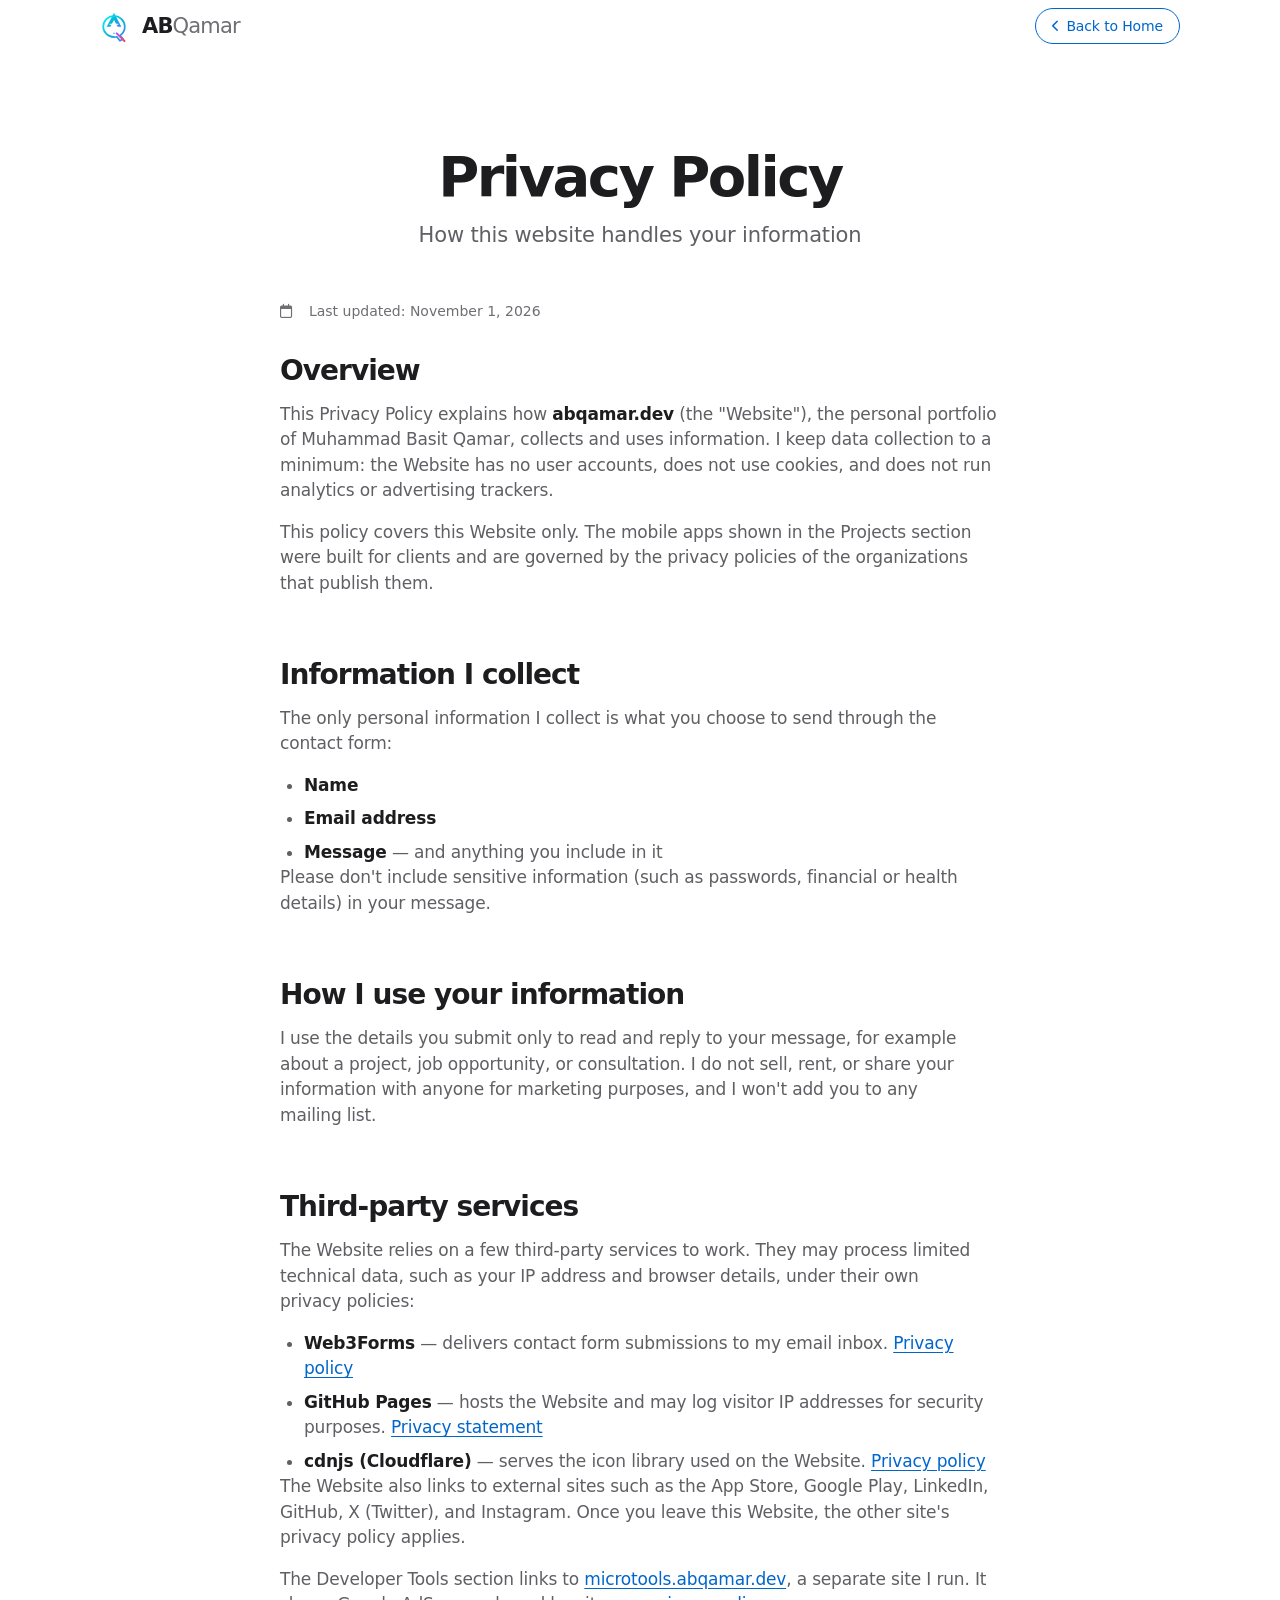
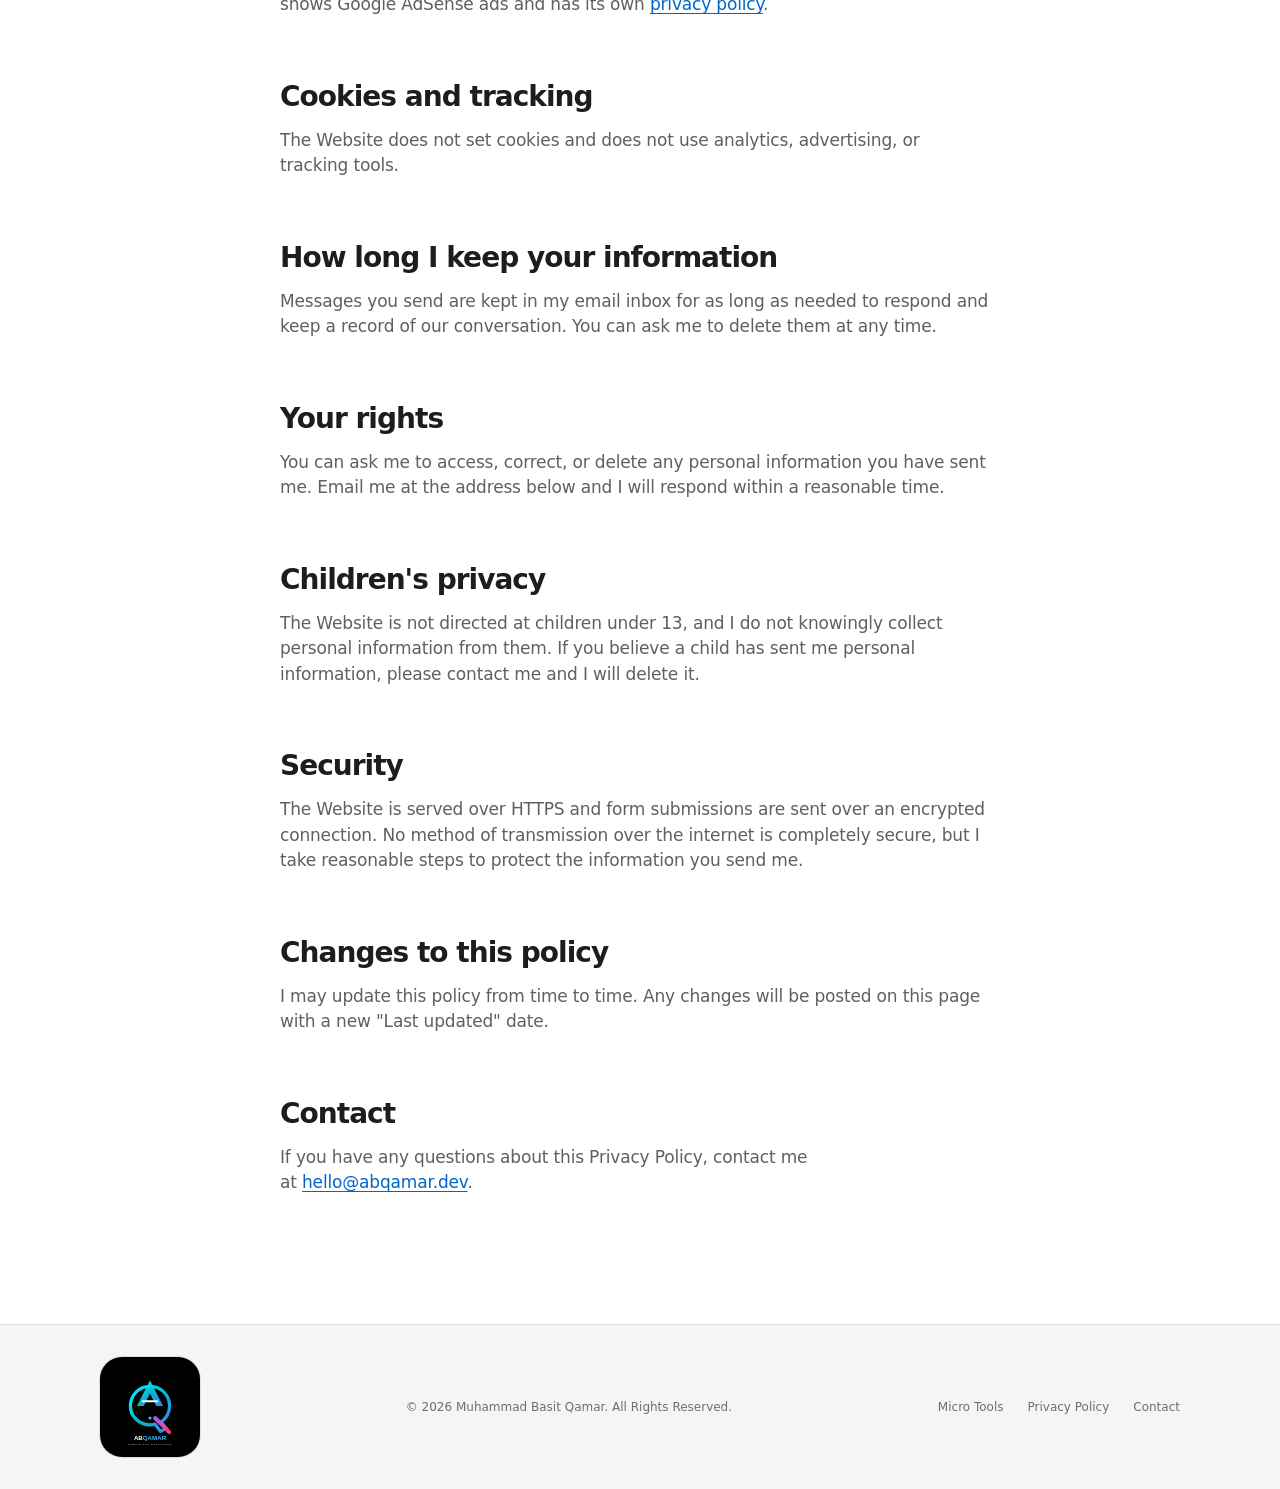
<file: privacy.html>
<!DOCTYPE html>
<html lang="en">
<head>
  <meta charset="UTF-8">
  <meta name="viewport" content="width=device-width, initial-scale=1.0">
  <title>Privacy Policy | Muhammad Basit Qamar</title>
  <meta name="description" content="Privacy Policy for abqamar.dev — what information this website collects and how it is used.">
  <meta name="author" content="Muhammad Basit Qamar">
  <meta name="theme-color" content="#ffffff" media="(prefers-color-scheme: light)">
  <meta name="theme-color" content="#000000" media="(prefers-color-scheme: dark)">
  <link rel="canonical" href="https://abqamar.dev/privacy.html">

  <meta property="og:type" content="website">
  <meta property="og:site_name" content="ABQamar">
  <meta property="og:url" content="https://abqamar.dev/privacy.html">
  <meta property="og:title" content="Privacy Policy | Muhammad Basit Qamar">
  <meta property="og:description" content="What information abqamar.dev collects and how it is used.">
  <meta property="og:image" content="https://abqamar.dev/assets/images/og-image.jpg">
  <meta property="og:image:width" content="1200">
  <meta property="og:image:height" content="630">
  <meta name="twitter:card" content="summary_large_image">
  <meta name="twitter:image" content="https://abqamar.dev/assets/images/og-image.jpg">

  <link rel="icon" type="image/png" href="favicon.png">
  <link rel="icon" type="image/svg+xml" href="assets/images/logo.svg">
  <link rel="apple-touch-icon" href="icons/Icon-192.png">
  <link rel="manifest" href="manifest.json">

  <link rel="stylesheet" href="https://cdnjs.cloudflare.com/ajax/libs/font-awesome/6.5.2/css/all.min.css">
  <link rel="stylesheet" href="css/style.css">
</head>
<body>
  <header class="nav-wrap">
    <nav class="nav" aria-label="Primary">
      <a href="index.html" class="logo" aria-label="ABQamar — home"><img src="assets/images/logo.svg" alt="" width="40" height="40"><b>AB<span>Qamar</span></b></a>
      <a href="index.html" class="btn btn-ghost btn-sm"><i aria-hidden="true" class="fa-solid fa-chevron-left"></i> Back to Home</a>
    </nav>
  </header>

  <main id="main" class="legal">
    <div class="container">
      <header class="section-head">
        <h1>Privacy Policy</h1>
        <p>How this website handles your information</p>
      </header>

      <article class="legal-card">
        <span class="legal-updated"><i aria-hidden="true" class="fa-regular fa-calendar"></i>&nbsp; Last updated: November 1, 2026</span>

        <h2>Overview</h2>
        <p>This Privacy Policy explains how <strong>abqamar.dev</strong> (the "Website"), the personal portfolio of Muhammad Basit Qamar, collects and uses information. I keep data collection to a minimum: the Website has no user accounts, does not use cookies, and does not run analytics or advertising trackers.</p>
        <p>This policy covers this Website only. The mobile apps shown in the Projects section were built for clients and are governed by the privacy policies of the organizations that publish them.</p>

        <h2>Information I collect</h2>
        <p>The only personal information I collect is what you choose to send through the contact form:</p>
        <ul>
          <li><strong>Name</strong></li>
          <li><strong>Email address</strong></li>
          <li><strong>Message</strong> — and anything you include in it</li>
        </ul>
        <p>Please don't include sensitive information (such as passwords, financial or health details) in your message.</p>

        <h2>How I use your information</h2>
        <p>I use the details you submit only to read and reply to your message, for example about a project, job opportunity, or consultation. I do not sell, rent, or share your information with anyone for marketing purposes, and I won't add you to any mailing list.</p>

        <h2>Third-party services</h2>
        <p>The Website relies on a few third-party services to work. They may process limited technical data, such as your IP address and browser details, under their own privacy policies:</p>
        <ul>
          <li><strong>Web3Forms</strong> — delivers contact form submissions to my email inbox. <a href="https://web3forms.com/privacy" target="_blank" rel="noopener">Privacy policy</a></li>
          <li><strong>GitHub Pages</strong> — hosts the Website and may log visitor IP addresses for security purposes. <a href="https://docs.github.com/en/site-policy/privacy-policies/github-general-privacy-statement" target="_blank" rel="noopener">Privacy statement</a></li>
          <li><strong>cdnjs (Cloudflare)</strong> — serves the icon library used on the Website. <a href="https://www.cloudflare.com/privacypolicy/" target="_blank" rel="noopener">Privacy policy</a></li>
        </ul>
        <p>The Website also links to external sites such as the App Store, Google Play, LinkedIn, GitHub, X (Twitter), and Instagram. Once you leave this Website, the other site's privacy policy applies.</p>
        <p>The Developer Tools section links to <a href="https://microtools.abqamar.dev/" target="_blank" rel="noopener">microtools.abqamar.dev</a>, a separate site I run. It shows Google AdSense ads and has its own <a href="https://microtools.abqamar.dev/privacy.html" target="_blank" rel="noopener">privacy policy</a>.</p>

        <h2>Cookies and tracking</h2>
        <p>The Website does not set cookies and does not use analytics, advertising, or tracking tools.</p>

        <h2>How long I keep your information</h2>
        <p>Messages you send are kept in my email inbox for as long as needed to respond and keep a record of our conversation. You can ask me to delete them at any time.</p>

        <h2>Your rights</h2>
        <p>You can ask me to access, correct, or delete any personal information you have sent me. Email me at the address below and I will respond within a reasonable time.</p>

        <h2>Children's privacy</h2>
        <p>The Website is not directed at children under 13, and I do not knowingly collect personal information from them. If you believe a child has sent me personal information, please contact me and I will delete it.</p>

        <h2>Security</h2>
        <p>The Website is served over HTTPS and form submissions are sent over an encrypted connection. No method of transmission over the internet is completely secure, but I take reasonable steps to protect the information you send me.</p>

        <h2>Changes to this policy</h2>
        <p>I may update this policy from time to time. Any changes will be posted on this page with a new "Last updated" date.</p>

        <h2>Contact</h2>
        <p>If you have any questions about this Privacy Policy, contact me at <a href="mailto:hello@abqamar.dev">hello@abqamar.dev</a>.</p>
      </article>
    </div>
  </main>

  <footer class="footer">
    <div class="container footer-inner">
      <a href="index.html" class="footer-brand" aria-label="ABQamar — Mobile App Developer"><img src="assets/images/abqamar.svg" alt="" width="88" height="88"></a>
      <p>&copy; 2026 Muhammad Basit Qamar. All Rights Reserved.</p>
      <nav class="footer-links" aria-label="Legal">
        <a href="https://microtools.abqamar.dev/" target="_blank" rel="noopener">Micro Tools</a>
        <a href="privacy.html" aria-current="page">Privacy Policy</a>
        <a href="index.html#contact">Contact</a>
      </nav>
    </div>
  </footer>
</body>
</html>
</file>
<file: css/style.css>
/* ==========================================================
   Muhammad Basit Qamar — Portfolio
   Apple-style: system type with size-specific tracking, light/dark
   surfaces, translucent chrome, one accent, springs for motion.
   ========================================================== */

:root {
  color-scheme: light dark;

  /* colour (light) — text tokens pass 4.5:1 on --bg, --bg-alt and --surface */
  --bg: #ffffff;
  --bg-alt: #f5f5f7;
  --surface: #f5f5f7;
  --surface-2: #e8e8ed;
  --line: rgba(0, 0, 0, 0.1);
  --line-strong: rgba(0, 0, 0, 0.2);
  --text: #1d1d1f;
  --muted: #5f5f64;
  --dim: #6e6e73;
  --accent: #0066cc;          /* links, icons */
  --accent-strong: #0071e3;   /* filled controls; white text */
  --accent-hover: #0077ed;
  --on-accent: #ffffff;
  --accent-soft: rgba(0, 113, 227, 0.1);
  --success: #248a3d;
  --danger: #d70015;
  --material: rgba(255, 255, 255, 0.72);
  --material-thick: rgba(255, 255, 255, 0.92);
  --shadow: 0 20px 60px rgba(0, 0, 0, 0.12);

  /* type — system font first: it ships optical sizing and tracking tables */
  --font: system-ui, -apple-system, BlinkMacSystemFont, "SF Pro Text", "Segoe UI", Roboto, "Helvetica Neue", sans-serif;
  --font-mono: ui-monospace, SFMono-Regular, Menlo, Consolas, monospace;
  --fs-12: 0.75rem;
  --fs-14: 0.875rem;
  --fs-16: 1rem;
  --fs-17: 1.0625rem;
  --fs-21: 1.3125rem;
  --fs-28: 1.75rem;
  --fs-display: clamp(3rem, 9vw, 6.5rem);
  --fs-h2: clamp(2rem, 5vw, 3.5rem);

  /* space (8pt) */
  --sp-1: 8px;
  --sp-2: 16px;
  --sp-3: 24px;
  --sp-4: 32px;
  --sp-5: 48px;
  --sp-6: 64px;
  --sp-7: 96px;
  --sp-8: 128px;

  --radius: 28px;
  --radius-sm: 18px;
  --nav-h: 52px;
  --gutter: max(var(--sp-3), calc((100vw - 1080px) / 2));

  /* motion — springs live in main.js; CSS uses a matching decelerating curve */
  --ease: cubic-bezier(0.32, 0.72, 0, 1);
  --dur-press: 100ms;
  --dur: 350ms;

  /* layers */
  --z-nav: 100;
  --z-toast: 1000;
}

@media (prefers-color-scheme: dark) {
  :root {
    --bg: #000000;
    --bg-alt: #0b0b0d;
    --surface: #1c1c1e;
    --surface-2: #2c2c2e;
    --line: rgba(255, 255, 255, 0.12);
    --line-strong: rgba(255, 255, 255, 0.24);
    --text: #f5f5f7;
    --muted: #a1a1a6;
    --dim: #98989d;
    --accent: #2997ff;
    --accent-soft: rgba(41, 151, 255, 0.16);
    --success: #30d158;
    --danger: #ff6961;
    --material: rgba(22, 22, 24, 0.72);
    --material-thick: rgba(28, 28, 30, 0.94);
    --shadow: 0 20px 60px rgba(0, 0, 0, 0.6);
  }
}

/* ---------- Base ---------- */
*,
*::before,
*::after { box-sizing: border-box; margin: 0; padding: 0; }

html { scroll-behavior: smooth; scroll-padding-top: calc(var(--nav-h) + 16px); -webkit-text-size-adjust: 100%; }

body {
  font-family: var(--font);
  font-size: var(--fs-17);
  line-height: 1.5;
  letter-spacing: -0.01em;
  color: var(--text);
  background: var(--bg);
  overflow-x: clip;
  -webkit-font-smoothing: antialiased;
}

img { display: block; max-width: 100%; height: auto; }
a { color: inherit; text-decoration: none; }
ul, ol { list-style: none; }
button { font: inherit; color: inherit; cursor: pointer; background: none; border: 0; touch-action: manipulation; }
/* tracking tightens as size grows; leading tightens with it */
h1, h2, h3 { font-weight: 600; text-wrap: balance; font-optical-sizing: auto; }
h1 { line-height: 1.02; letter-spacing: -0.045em; }
h2 { line-height: 1.07; letter-spacing: -0.035em; }
h3 { line-height: 1.2; letter-spacing: -0.02em; }
p { text-wrap: pretty; }

:focus-visible { outline: 2px solid var(--accent-strong); outline-offset: 3px; border-radius: 8px; }
::selection { background: var(--accent-strong); color: var(--on-accent); }

.mono { font-family: var(--font-mono); }
.accent { color: var(--accent); }

.skip-link {
  position: fixed; top: 12px; left: 12px; z-index: calc(var(--z-toast) + 1);
  padding: 10px 16px; border-radius: 999px;
  background: var(--accent-strong); color: var(--on-accent); font-weight: 600;
  transform: translateY(-200%); transition: transform var(--dur) var(--ease);
}
.skip-link:focus { transform: none; }

.container { width: min(1080px, 100% - 2 * var(--sp-3)); margin-inline: auto; }
.section { padding-block: var(--sp-8); }
.section.alt { background: var(--bg-alt); }

/* ---------- Buttons ---------- */
.btn {
  display: inline-flex; align-items: center; justify-content: center; gap: 8px;
  min-height: 48px; padding: 0 28px; border-radius: 999px;
  font-weight: 500; font-size: var(--fs-17); letter-spacing: -0.01em; white-space: nowrap;
  border: 1px solid transparent;
  transition: transform var(--dur-press) ease-out, background-color var(--dur) var(--ease), border-color var(--dur) var(--ease), color var(--dur) var(--ease);
}
.btn-primary { background: var(--accent-strong); color: var(--on-accent); }
.btn-primary:hover { background: var(--accent-hover); }
.btn-ghost { color: var(--accent); border-color: var(--accent); }
.btn-ghost:hover { background: var(--accent-soft); }
.btn-sm { min-height: 36px; padding: 0 16px; font-size: var(--fs-14); }
.btn-block { width: 100%; }
.btn i { font-size: 0.85em; }

/* Feedback lands on pointer-down, instantly */
.btn:active, .tool-feature:active, .tool-tile:active, .socials a:active, .info-row[href]:active,
.project-links a:active, .carousel-btn:active { transform: scale(0.97); }

/* ---------- Nav: translucent chrome, content scrolls beneath ---------- */
.nav-wrap {
  position: fixed; inset: 0 0 auto; z-index: var(--z-nav);
  background: var(--material);
  backdrop-filter: saturate(180%) blur(20px);
  -webkit-backdrop-filter: saturate(180%) blur(20px);
  border-bottom: 1px solid transparent;
  transition: border-color var(--dur) var(--ease);
}
.nav-wrap.scrolled { border-bottom-color: var(--line); }
.nav { position: relative; width: min(1080px, 100% - 2 * var(--sp-3)); height: var(--nav-h); margin-inline: auto; display: flex; align-items: center; gap: var(--sp-3); }
.logo { display: inline-flex; align-items: center; gap: 10px; font-size: var(--fs-21); font-weight: 600; letter-spacing: -0.04em; line-height: 1; }
.logo img { width: 40px; height: 40px; margin: -4px -2px -4px -6px; }
.logo b { font-weight: inherit; }
.logo span { color: var(--dim); font-weight: 500; }
.nav-links { display: flex; gap: 4px; margin-left: auto; }
.nav-links a {
  display: block; padding: 8px 12px; border-radius: 999px;
  font-size: var(--fs-14); letter-spacing: -0.005em; color: var(--muted);
  transition: color var(--dur) var(--ease), background-color var(--dur) var(--ease);
}
.nav-links a:hover { color: var(--text); }
.nav-links a.active, .nav-links a[aria-current="true"] { color: var(--text); background: var(--accent-soft); }
.nav .btn-ghost { margin-left: auto; }
.menu-toggle { display: none; width: 44px; height: 44px; border-radius: 50%; position: relative; }
.menu-toggle span {
  position: absolute; left: 13px; width: 18px; height: 1.5px; border-radius: 2px; background: var(--text);
  transition: transform var(--dur) var(--ease);
}
.menu-toggle span:first-child { top: 18px; }
.menu-toggle span:last-child { top: 25px; }
.menu-toggle[aria-expanded="true"] span:first-child { transform: translateY(3.5px) rotate(45deg); }
.menu-toggle[aria-expanded="true"] span:last-child { transform: translateY(-3.5px) rotate(-45deg); }

/* ---------- Hero ---------- */
.hero { padding: calc(var(--nav-h) + var(--sp-7)) 0 0; text-align: center; overflow: clip; }
.status {
  display: inline-flex; align-items: center; gap: 10px;
  padding: 6px 16px 6px 12px; border-radius: 999px; background: var(--surface);
  font-size: var(--fs-14); color: var(--muted); margin-bottom: var(--sp-4);
}
.pulse { width: 8px; height: 8px; border-radius: 50%; background: var(--success); animation: pulse 2.4s ease-out infinite; }
@keyframes pulse { 0% { box-shadow: 0 0 0 0 color-mix(in srgb, var(--success) 50%, transparent); } 70%, 100% { box-shadow: 0 0 0 8px transparent; } }

.hero-name { font-size: var(--fs-display); font-weight: 700; }
.hero-role { margin-top: var(--sp-3); font-size: clamp(1.25rem, 3vw, 1.75rem); font-weight: 500; letter-spacing: -0.02em; line-height: 1.2; color: var(--muted); }
.hero-stack { margin-top: var(--sp-1); font-family: var(--font-mono); font-size: var(--fs-14); letter-spacing: 0; color: var(--dim); }
.hero-desc { margin: var(--sp-3) auto 0; max-width: 34em; font-size: var(--fs-21); line-height: 1.38; letter-spacing: -0.015em; color: var(--muted); }
.hero-actions { display: flex; flex-wrap: wrap; justify-content: center; gap: 12px; margin-top: var(--sp-5); }

.hero-visual { margin-top: var(--sp-7); display: grid; place-items: end center; }
.phone {
  position: relative; width: min(320px, 76vw); aspect-ratio: 9 / 16;
  border-radius: 48px 48px 0 0; padding: 10px 10px 0; background: #0b0b0d;
  box-shadow: var(--shadow), inset 0 0 0 1.5px rgba(255, 255, 255, 0.14);
}
.phone img { width: 100%; height: 100%; object-fit: cover; object-position: top; border-radius: 38px 38px 0 0; }
.phone-notch { position: absolute; top: 20px; left: 50%; transform: translateX(-50%); width: 88px; height: 26px; border-radius: 20px; background: #000; z-index: 1; }
.phone-overlay {
  position: absolute; inset: auto 10px 0; padding: var(--sp-5) var(--sp-3) var(--sp-3);
  display: grid; gap: 2px; text-align: left; color: #fff;
  background: linear-gradient(transparent, rgba(0, 0, 0, 0.8));
}
.phone-title { font-weight: 600; font-size: var(--fs-21); letter-spacing: -0.02em; }
.phone-sub { font-size: var(--fs-12); font-family: var(--font-mono); letter-spacing: 0; color: #d2d2d7; }

/* ---------- Trust ---------- */
.trust { padding-block: var(--sp-6); text-align: center; }
.trust-label { display: block; margin-bottom: var(--sp-2); font-size: var(--fs-14); color: var(--dim); }
.trust-list { display: flex; flex-wrap: wrap; justify-content: center; gap: var(--sp-1) var(--sp-4); }
.trust-list li { font-size: var(--fs-21); font-weight: 600; letter-spacing: -0.02em; color: var(--muted); }

/* ---------- Section head ---------- */
.section-head { max-width: 760px; margin: 0 auto var(--sp-6); text-align: center; }
.eyebrow { display: block; font-size: var(--fs-21); font-weight: 600; letter-spacing: -0.02em; color: var(--accent); margin-bottom: var(--sp-1); }
.section-head h2, .contact h2 { font-size: var(--fs-h2); font-weight: 700; }
.section-head p { margin-top: var(--sp-2); color: var(--muted); font-size: var(--fs-21); line-height: 1.38; }

/* ---------- Tiles ---------- */
.tile { background: var(--surface); border-radius: var(--radius); padding: var(--sp-5); }
.section.alt .tile { background: var(--bg); }
.tile h3 { font-size: var(--fs-28); margin-bottom: var(--sp-2); }
.tile p { color: var(--muted); }
.tile p + p { margin-top: var(--sp-2); }

/* ---------- About bento ---------- */
.bento {
  display: grid; gap: var(--sp-2);
  grid-template-columns: repeat(12, 1fr);
  grid-template-areas:
    "intro intro intro intro intro intro intro photo photo photo photo photo"
    "stats stats stats stats stats stats stats photo photo photo photo photo"
    "skills skills skills skills skills skills skills skills skills skills skills skills";
}
.tile-intro { grid-area: intro; }
.tile-photo { grid-area: photo; padding: 0; overflow: hidden; }
.tile-photo img { width: 100%; height: 100%; object-fit: cover; aspect-ratio: 1; }
.stats { grid-area: stats; display: grid; grid-template-columns: repeat(3, 1fr); gap: var(--sp-2); }
.stat { display: grid; align-content: end; gap: 4px; padding: var(--sp-3); }
.stat strong { font-size: clamp(2.5rem, 5vw, 3.5rem); font-weight: 700; line-height: 1; letter-spacing: -0.045em; font-variant-numeric: tabular-nums; }
.stat span { color: var(--muted); font-size: var(--fs-14); letter-spacing: 0; }
.tile-skills { grid-area: skills; }
.skills { display: grid; grid-template-columns: repeat(auto-fit, minmax(240px, 1fr)); gap: var(--sp-3) var(--sp-5); }
.skill-top { display: flex; justify-content: space-between; align-items: center; margin-bottom: 10px; font-weight: 500; }
.skill-top i { color: var(--accent); width: 1.5em; }
.skill-top span:last-child { font-size: var(--fs-14); letter-spacing: 0; font-variant-numeric: tabular-nums; color: var(--dim); }
.bar { height: 4px; border-radius: 999px; background: var(--surface-2); overflow: hidden; }
.bar-fill { height: 100%; border-radius: inherit; background: var(--accent-strong); transform-origin: 0 50%; transform: scaleX(var(--level)); }

/* ---------- Timeline ---------- */
.timeline { border-top: 1px solid var(--line); }
.tl-item { display: grid; grid-template-columns: 240px 1fr; gap: var(--sp-5); padding-block: var(--sp-5); border-bottom: 1px solid var(--line); }
.tl-date { font-size: var(--fs-17); font-weight: 600; letter-spacing: -0.015em; }
.tl-loc { margin-top: 4px; font-size: var(--fs-14); letter-spacing: 0; color: var(--dim); }
.tl-role { font-size: var(--fs-28); letter-spacing: -0.025em; }
.tl-company { margin-top: 4px; font-weight: 500; color: var(--accent); }
.tl-company em { font-style: normal; color: var(--dim); font-weight: 400; }
.tl-desc { margin-top: var(--sp-2); color: var(--muted); max-width: 62ch; }

/* ---------- Projects: native scroll-snap carousel (momentum + rubber-band for free) ---------- */
.projects {
  display: flex; gap: var(--sp-3); overflow-x: auto; overscroll-behavior-x: contain;
  padding: var(--sp-1) var(--gutter) var(--sp-4);
  scroll-snap-type: x mandatory; scroll-padding-inline: var(--gutter);
  scrollbar-width: none;
}
.projects::-webkit-scrollbar { display: none; }
.project {
  flex: 0 0 min(380px, 82vw); scroll-snap-align: start;
  display: flex; flex-direction: column; overflow: hidden;
  background: var(--bg); border-radius: var(--radius);
  box-shadow: 0 0 0 1px var(--line);
}
.project-media { position: relative; aspect-ratio: 4 / 3; background: var(--surface); overflow: hidden; }
.project-media img { width: 100%; height: 100%; object-fit: contain; padding: var(--sp-2); }
.project-tag {
  position: absolute; top: 16px; left: 16px; z-index: 1;
  padding: 4px 12px; border-radius: 999px; font-size: var(--fs-12); font-weight: 600; letter-spacing: 0;
  background: var(--material); color: var(--text);
  backdrop-filter: saturate(180%) blur(16px); -webkit-backdrop-filter: saturate(180%) blur(16px);
}
.project-body { display: flex; flex-direction: column; flex: 1; padding: var(--sp-4); }
.project-body h3 { font-size: var(--fs-21); margin-bottom: var(--sp-1); }
.project-body p {
  color: var(--muted); font-size: var(--fs-14); line-height: 1.5; letter-spacing: 0;
  display: -webkit-box; -webkit-box-orient: vertical; -webkit-line-clamp: 4; line-clamp: 4; overflow: hidden;
}
.project-links { display: flex; gap: var(--sp-1); margin-top: auto; padding-top: var(--sp-3); }
.project-links a, .socials a, .carousel-btn {
  display: grid; place-items: center; width: 44px; height: 44px; border-radius: 50%;
  background: var(--surface); color: var(--text);
  transition: transform var(--dur-press) ease-out, background-color var(--dur) var(--ease), color var(--dur) var(--ease), opacity var(--dur) var(--ease);
}
.section.alt .project-links a, .section.alt .socials a { background: var(--surface-2); }
.project-links a:hover, .socials a:hover, .carousel-btn:not(:disabled):hover { background: var(--accent-strong); color: var(--on-accent); }

.carousel-controls { display: flex; justify-content: flex-end; gap: var(--sp-1); }
.carousel-btn { background: var(--surface-2); }
.carousel-btn:disabled { opacity: 0.35; cursor: default; }

/* ---------- Tools ---------- */
.tools-label { display: inline-flex; align-items: center; gap: 10px; font-size: var(--fs-21); margin-bottom: var(--sp-3); }
.tools-label i { color: var(--accent); }
.tools-featured { display: grid; grid-template-columns: repeat(3, 1fr); gap: var(--sp-2); margin-bottom: var(--sp-7); }
.tool-icon { display: grid; place-items: center; flex: none; width: 44px; height: 44px; border-radius: 12px; background: var(--accent-soft); color: var(--accent); }
.tool-icon svg { width: 22px; height: 22px; }
.tool-feature {
  position: relative; display: flex; gap: var(--sp-2); align-items: flex-start;
  padding: var(--sp-4); border-radius: var(--radius); background: var(--surface);
  transition: transform var(--dur-press) ease-out, background-color var(--dur) var(--ease);
}
.tool-text { display: grid; gap: 4px; padding-right: var(--sp-3); }
.tool-text strong { font-size: var(--fs-17); font-weight: 600; letter-spacing: -0.015em; }
.tool-text small, .tool-tile small { color: var(--muted); font-size: var(--fs-14); letter-spacing: 0; line-height: 1.45; }
.tool-text code { font-family: var(--font-mono); font-size: 0.9em; color: var(--text); }
.tool-go { position: absolute; top: var(--sp-4); right: var(--sp-4); font-size: var(--fs-12); color: var(--dim); }

.tools-group-head { display: flex; flex-wrap: wrap; justify-content: space-between; align-items: center; gap: var(--sp-2); margin-bottom: var(--sp-3); }
.tools-group-head .tools-label { margin-bottom: 0; }
.tool-filters { display: flex; gap: 2px; padding: 3px; border-radius: 999px; background: var(--surface); }
.tool-filter {
  min-height: 36px; padding: 0 16px; border-radius: 999px; font-size: var(--fs-14); font-weight: 500; letter-spacing: 0; color: var(--muted);
  transition: color var(--dur) var(--ease), background-color var(--dur) var(--ease), box-shadow var(--dur) var(--ease);
}
.tool-filter:hover { color: var(--text); }
.tool-filter[aria-pressed="true"] { background: var(--bg); color: var(--text); box-shadow: 0 1px 4px rgba(0, 0, 0, 0.18); }
.tools-grid { display: grid; grid-template-columns: repeat(auto-fill, minmax(min(100%, 240px), 1fr)); gap: var(--sp-2); }
.tool-tile {
  display: grid; gap: 6px; align-content: start; padding: var(--sp-3);
  border-radius: var(--radius-sm); background: var(--surface);
  transition: transform var(--dur-press) ease-out, background-color var(--dur) var(--ease);
}
.tool-tile[hidden] { display: none; }
.tool-tile .tool-icon { width: 40px; height: 40px; margin-bottom: 6px; }
.tool-tile strong { font-weight: 600; letter-spacing: -0.015em; }
@media (hover: hover) {
  .tool-feature:hover, .tool-tile:hover { background: var(--surface-2); }
}
.tools-cta { margin-top: var(--sp-5); text-align: center; }

/* ---------- Contact ---------- */
.contact { display: grid; grid-template-columns: 1fr 1fr; gap: var(--sp-6); padding: var(--sp-6); border-radius: calc(var(--radius) + 8px); background: var(--bg); }
.contact > * { min-width: 0; }
.contact .eyebrow { margin-bottom: var(--sp-1); }
.contact-info > p { margin-block: var(--sp-3) var(--sp-4); color: var(--muted); max-width: 40ch; }
.info-row { display: flex; align-items: center; gap: var(--sp-2); padding: 10px 0; transition: transform var(--dur-press) ease-out; transform-origin: 0 50%; }
.info-row small { display: block; font-size: var(--fs-12); letter-spacing: 0.02em; text-transform: uppercase; color: var(--dim); }
.info-icon { display: grid; place-items: center; width: 44px; height: 44px; border-radius: 50%; background: var(--accent-soft); color: var(--accent); }
.socials { display: flex; gap: var(--sp-1); margin-top: var(--sp-3); }

.contact-form { display: grid; gap: var(--sp-3); align-content: start; }
.field { display: grid; gap: 8px; }
.field label { font-size: var(--fs-14); font-weight: 500; letter-spacing: 0; }
.field label span { color: var(--accent); }
.field input, .field textarea {
  width: 100%; min-height: 48px; padding: 12px 16px; border-radius: 14px;
  font: inherit; color: var(--text); background: var(--surface); border: 1px solid transparent;
  transition: border-color var(--dur) var(--ease), box-shadow var(--dur) var(--ease), background-color var(--dur) var(--ease);
}
.field textarea { resize: vertical; min-height: 140px; }
.field input:focus, .field textarea:focus { outline: none; background: var(--bg); border-color: var(--accent-strong); box-shadow: 0 0 0 4px var(--accent-soft); }
.field [aria-invalid="true"] { border-color: var(--danger); }
.form-error { color: var(--danger); font-size: var(--fs-14); }

.spinner { display: none; width: 18px; height: 18px; border-radius: 50%; border: 2px solid rgba(255, 255, 255, 0.35); border-top-color: var(--on-accent); animation: spin 0.7s linear infinite; }
.btn.loading .spinner { display: inline-block; }
.btn.loading .btn-label { opacity: 0.7; }
.btn:disabled { cursor: progress; }
@keyframes spin { to { transform: rotate(360deg); } }

/* ---------- Footer ---------- */
.footer { background: var(--bg-alt); border-top: 1px solid var(--line); padding-block: var(--sp-4); color: var(--dim); font-size: var(--fs-12); letter-spacing: 0; }
.footer-inner { display: flex; flex-wrap: wrap; justify-content: space-between; align-items: center; gap: var(--sp-2); }
/* the wordmark has white text, so it always sits on its own dark tile */
.footer-brand { display: grid; place-items: center; padding: 6px; border-radius: 22px; background: #000; box-shadow: 0 0 0 1px var(--line); transition: transform var(--dur-press) ease-out; }
.footer-brand img { width: 88px; height: 88px; }
.footer-brand:active { transform: scale(0.97); }
.footer-links { display: flex; flex-wrap: wrap; gap: var(--sp-3); }
.footer-links a:hover { color: var(--text); }

/* ---------- Toast ---------- */
.toast {
  position: fixed; left: 50%; bottom: 24px; z-index: var(--z-toast);
  max-width: calc(100% - 32px); padding: 14px 22px; border-radius: 999px; font-size: var(--fs-14);
  background: var(--material-thick); box-shadow: var(--shadow), 0 0 0 1px var(--line);
  backdrop-filter: saturate(180%) blur(20px); -webkit-backdrop-filter: saturate(180%) blur(20px);
  transform: translate(-50%, 150%); visibility: hidden;
  transition: transform 450ms var(--ease), visibility 450ms;
}
.toast.show { transform: translate(-50%, 0); visibility: visible; }
.toast.success { color: var(--success); }
.toast.error { color: var(--danger); }

/* ---------- Legal page (privacy.html) ---------- */
.legal { padding-top: calc(var(--nav-h) + var(--sp-7)); padding-bottom: var(--sp-8); }
.legal .section-head { margin-bottom: var(--sp-5); }
.legal .section-head h1 { font-size: var(--fs-h2); font-weight: 700; }
.legal-card { max-width: 720px; margin-inline: auto; }
.legal-card h2 { font-size: var(--fs-28); margin: var(--sp-6) 0 var(--sp-2); }
.legal-card h2:first-of-type { margin-top: var(--sp-4); }
.legal-card p, .legal-card li { color: var(--muted); }
.legal-card strong { color: var(--text); font-weight: 600; }
.legal-card p + p { margin-top: var(--sp-2); }
.legal-card ul { list-style: disc; padding-left: var(--sp-3); margin-top: var(--sp-2); display: grid; gap: var(--sp-1); }
.legal-card a { color: var(--accent); text-decoration: underline; text-underline-offset: 3px; }
.legal-updated { display: inline-flex; gap: 8px; align-items: center; color: var(--dim); font-size: var(--fs-14); letter-spacing: 0; }

/* ---------- Responsive ---------- */
@media (max-width: 1024px) {
  .bento { grid-template-columns: 1fr 1fr; grid-template-areas: "intro photo" "stats stats" "skills skills"; }
  .tools-featured { grid-template-columns: 1fr; }
  .contact { grid-template-columns: 1fr; gap: var(--sp-5); padding: var(--sp-5); }
}

@media (max-width: 860px) {
  .menu-toggle { display: block; }
  .nav-cta { margin-left: auto; }
  .nav-links {
    position: absolute; top: calc(100% + 1px); left: calc(-1 * var(--sp-3)); right: calc(-1 * var(--sp-3));
    flex-direction: column; gap: 2px; padding: var(--sp-1) var(--sp-2) var(--sp-3);
    background: var(--material-thick);
    backdrop-filter: saturate(180%) blur(24px); -webkit-backdrop-filter: saturate(180%) blur(24px);
    border-bottom: 1px solid var(--line);
    transform-origin: 50% 0; opacity: 0; visibility: hidden; transform: translateY(-8px) scale(0.98);
    transition: opacity var(--dur) var(--ease), transform var(--dur) var(--ease), visibility var(--dur);
  }
  .nav-links.open { opacity: 1; visibility: visible; transform: none; }
  .nav-links a { padding: 14px 8px; font-size: var(--fs-21); font-weight: 600; letter-spacing: -0.02em; color: var(--text); border-radius: 12px; }
  .tl-item { grid-template-columns: 1fr; gap: var(--sp-2); }
}

@media (max-width: 640px) {
  .section { padding-block: var(--sp-7); }
  .container, .nav { width: calc(100% - 2 * var(--sp-2)); }
  .nav-links { left: calc(-1 * var(--sp-2)); right: calc(-1 * var(--sp-2)); }
  :root { --gutter: var(--sp-2); }
  .nav-cta { display: none; }
  .menu-toggle { margin-left: auto; }
  .bento { grid-template-columns: 1fr; grid-template-areas: "photo" "intro" "stats" "skills"; }
  .stats { gap: var(--sp-1); }
  .stat { padding: var(--sp-2); }
  .tile { padding: var(--sp-3); }
  .tile-photo { padding: 0; }
  .contact { padding: var(--sp-3); }
  .hero-actions .btn { flex: 1; }
  .hero-visual { margin-top: var(--sp-6); }
  .carousel-controls { display: none; }
}

/* ---------- Accessibility: motion, transparency, contrast ---------- */
@media (prefers-reduced-motion: reduce) {
  html { scroll-behavior: auto; }
  *, *::before, *::after { animation-duration: 0.01ms !important; animation-iteration-count: 1 !important; transition-duration: 0.01ms !important; }
  .btn:active, .tool-feature:active, .tool-tile:active, .socials a:active, .info-row[href]:active,
  .project-links a:active, .carousel-btn:active { transform: none; }
  .projects { scroll-behavior: auto; }
}

@media (prefers-reduced-transparency: reduce) {
  .nav-wrap, .nav-links, .project-tag, .toast { background: var(--bg); backdrop-filter: none; -webkit-backdrop-filter: none; }
}

@media (prefers-contrast: more) {
  :root { --line: var(--line-strong); --muted: var(--text); --dim: var(--text); }
  .nav-wrap, .project, .toast { border-color: var(--text); }
  .project { box-shadow: 0 0 0 2px var(--text); }
}
</file>
